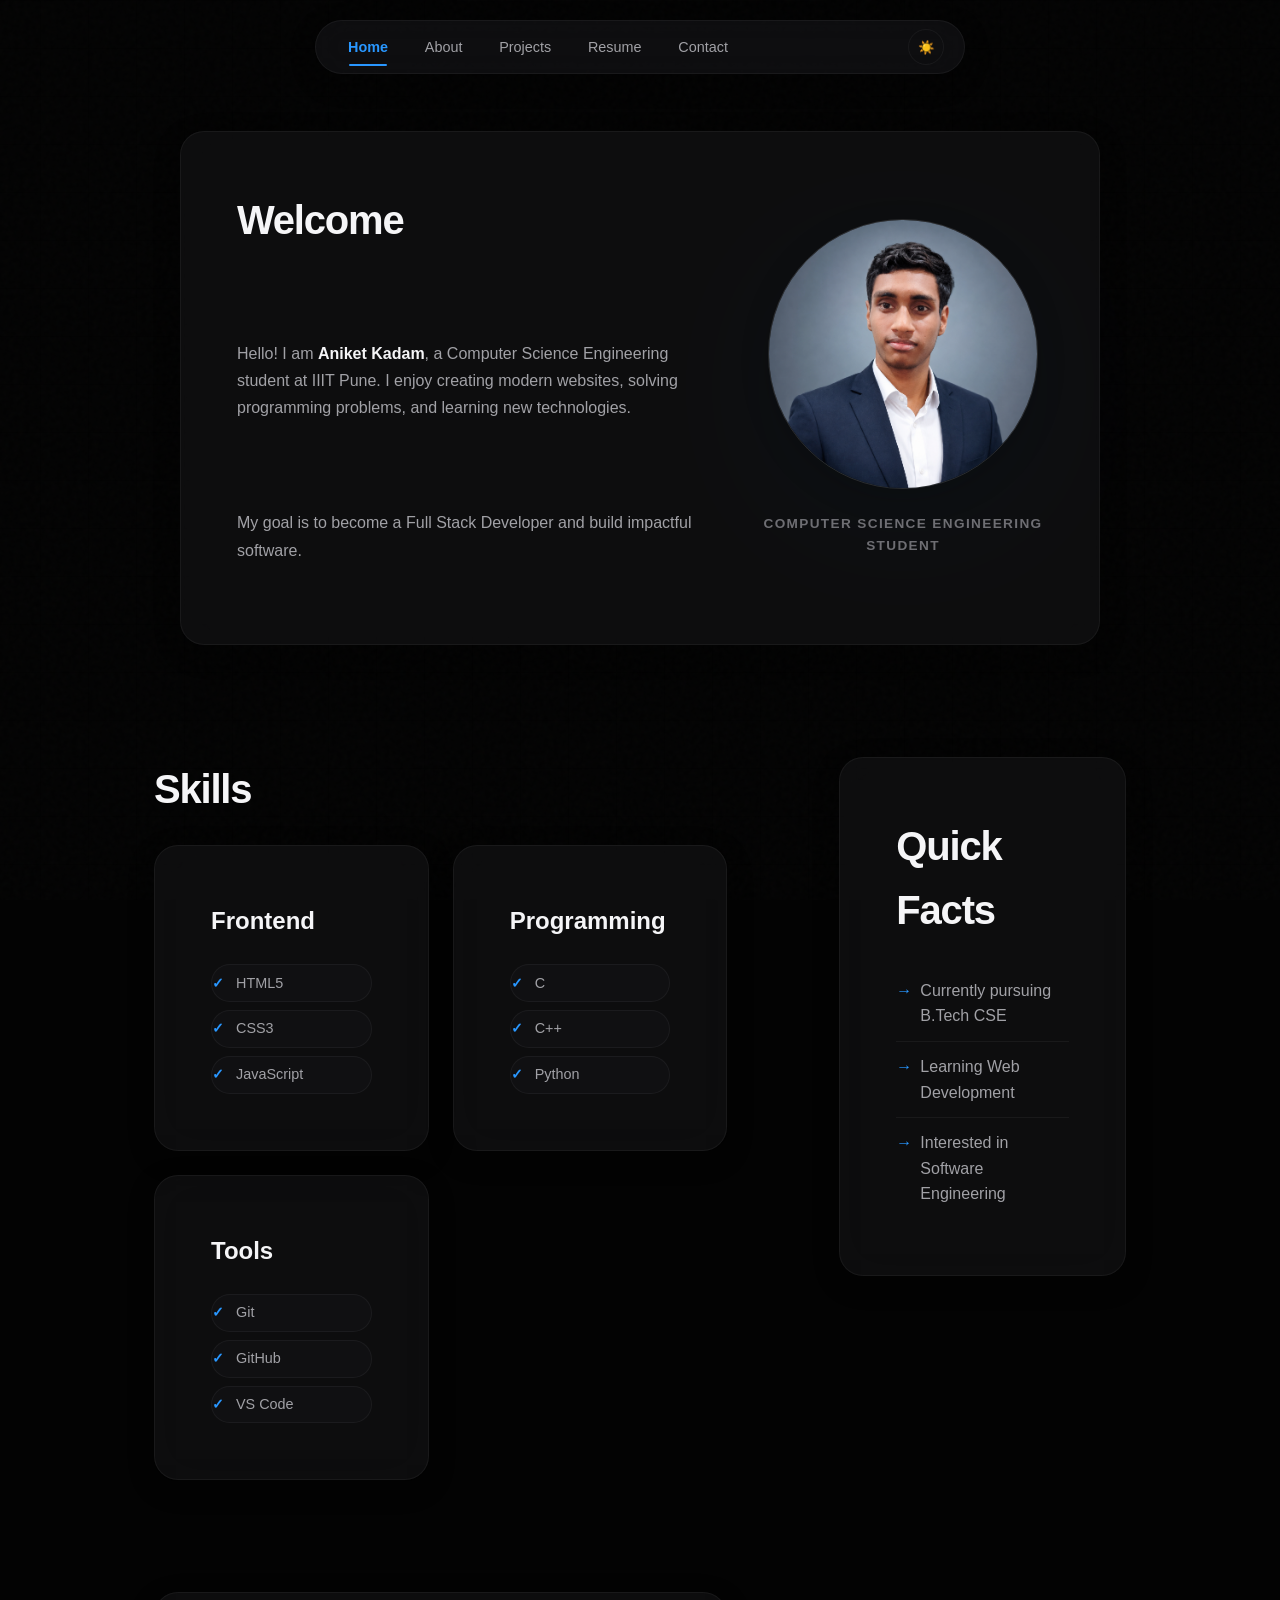
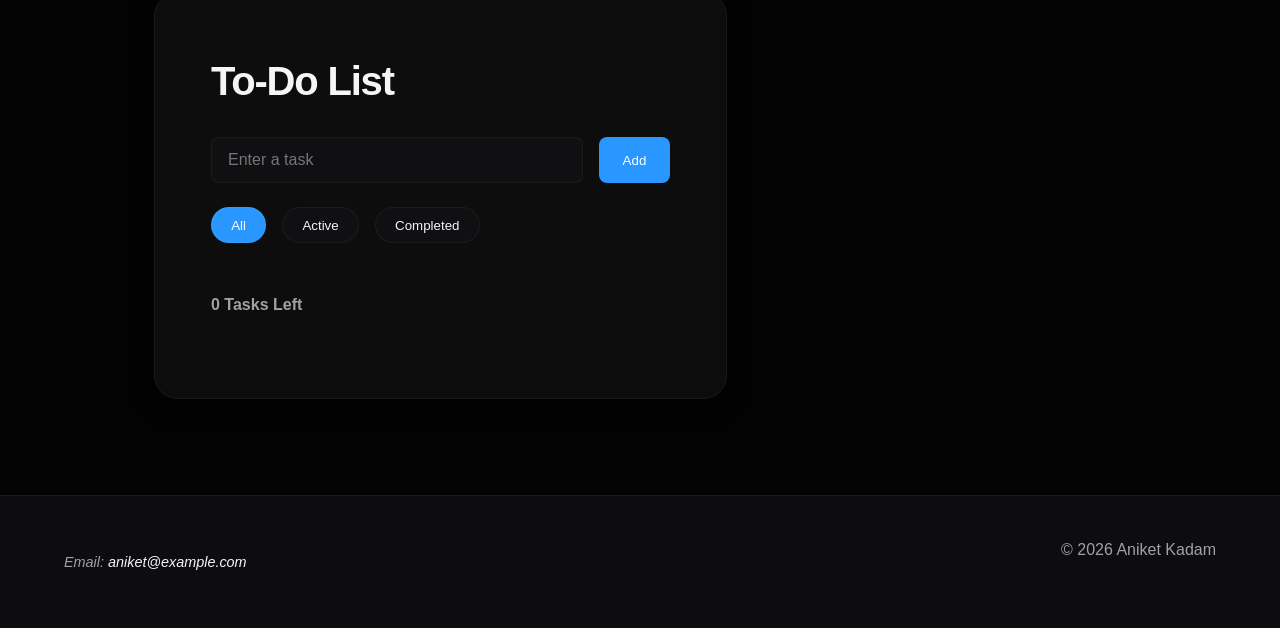
<file: index.html>
<!DOCTYPE html>
<html lang="en">

<head>
    <meta charset="UTF-8">
    <meta name="viewport" content="width=device-width, initial-scale=1.0">

    <title>Aniket Kadam | Portfolio</title>

    <meta name="description" content="Portfolio of Aniket Kadam, Computer Science Engineering student at IIIT Pune.">

    <meta name="keywords" content="Portfolio, HTML, CSS, JavaScript, IIIT Pune">

    <meta name="author" content="Aniket Kadam">
    <link rel="stylesheet" href="css/style.css">

</head>

<body>

    <a href="#main-content" class="skip-link">
        Skip to Main Content
    </a>

    <header>
        <nav aria-label="Primary Navigation">
            
            <ul>

                <li><a href="index.html">Home</a></li>

                <li><a href="about.html">About</a></li>

                <li><a href="projects.html">Projects</a></li>

                <li><a href="resume.html">Resume</a></li>

                <li><a href="contact.html">Contact</a></li>

            </ul>

        </nav>
        <button
        class="theme-toggle-btn"
        id="themeToggle"
        aria-label="Toggle Theme">
        🌙
    </button>

    </header>

    <main id="main-content" class="home-page">

        <section id="hero-section" class="hero">

            <h2>Welcome</h2>

            <figure>

                <img src="images/profile.png" alt="Portrait of Aniket Kadam" width="250">

                <figcaption>
                    Computer Science Engineering Student
                </figcaption>

            </figure>

            <p>

                Hello!

                I am <strong>Aniket Kadam</strong>, a Computer Science Engineering student at IIIT Pune.

                I enjoy creating modern websites, solving programming problems, and learning new technologies.

            </p>

            <p>

                My goal is to become a Full Stack Developer and build impactful software.

            </p>



        </section>

        <section  id="skills-section" class="skills">

            <h2>Skills</h2>

            <article class="project-card">

                <h3>Frontend</h3>

                <ul>

                    <li>HTML5</li>

                    <li>CSS3</li>

                    <li>JavaScript</li>

                </ul>

            </article>

            <article class="project-card">

                <h3>Programming</h3>

                <ul>

                    <li>C</li>

                    <li>C++</li>
                    
                    <li>Python</li>

                </ul>

            </article>

            <article class="project-card">

                <h3>Tools</h3>

                <ul>

                    <li>Git</li>

                    <li>GitHub</li>

                    <li>VS Code</li>

                </ul>

            </article>

        </section>

        <aside id="quick-facts" class="sidebar">

            <h2>Quick Facts</h2>

            <ul>

                <li>Currently pursuing B.Tech CSE</li>

                <li>Learning Web Development</li>

                <li>Interested in Software Engineering</li>

            </ul>

        </aside>
        <section class="todo-section">

    <h2>To-Do List</h2>

    <div class="todo-input-group">
        <input type="text" id="task-input" placeholder="Enter a task">
        <button id="add-btn">Add</button>
    </div>

    <div id="filter-buttons">
        <button class="active">All</button>
        <button>Active</button>
        <button>Completed</button>
    </div>

    <ul id="task-list"></ul>

    <p id="task-counter">0 Tasks Left</p>

</section>
        

    </main>

    <footer>

        <address>

            Email:
            <a href="mailto:aniket@example.com">
                aniket@example.com
            </a>

        </address>

        <p>

            © 2026 Aniket Kadam

        </p>

    </footer>
<script src="js/script.js"></script>
</body>

</html>
</file>
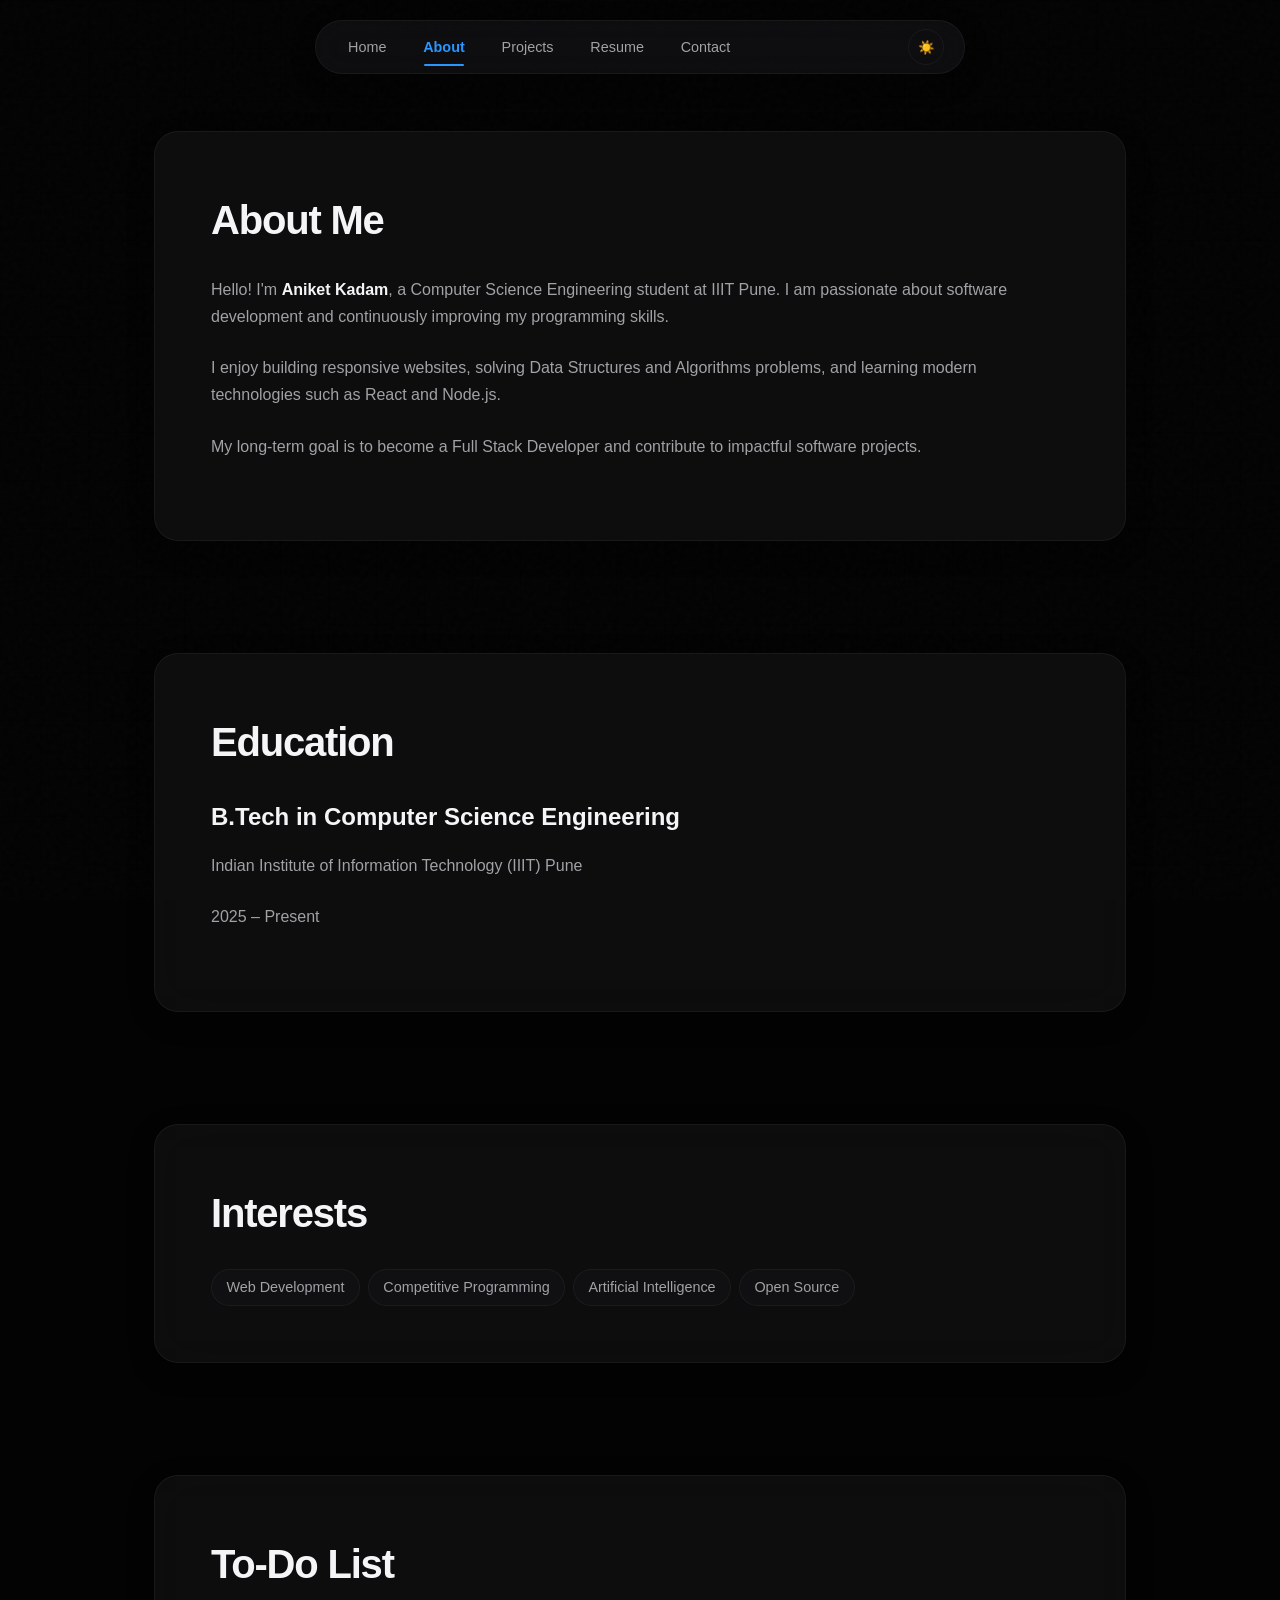
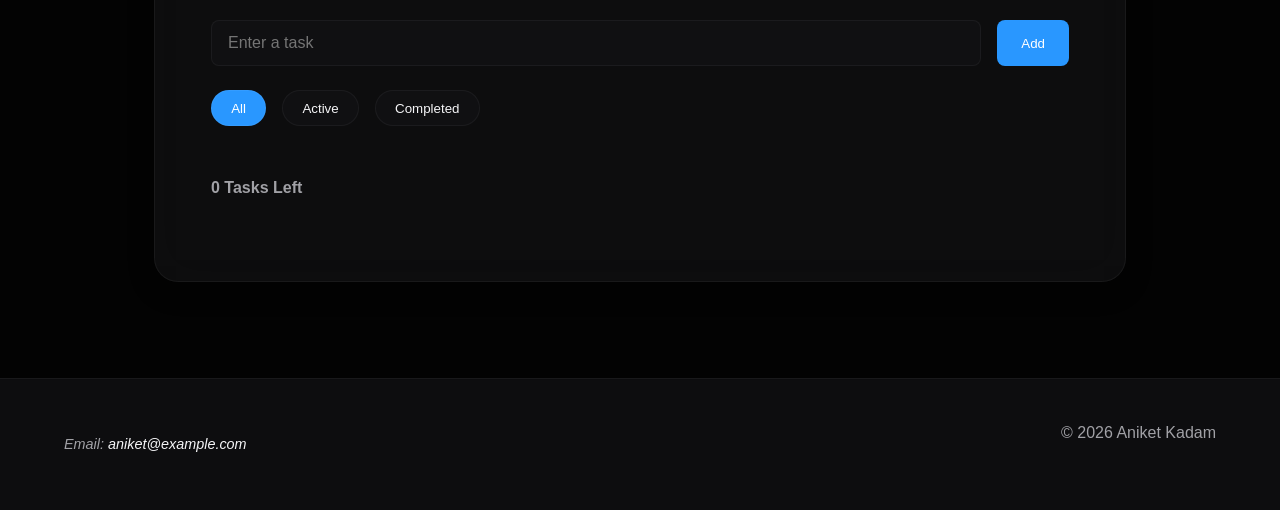
<file: about.html>
<!DOCTYPE html>
<html lang="en">

<head>
    <meta charset="UTF-8">
    <meta name="viewport" content="width=device-width, initial-scale=1.0">

    <title>Aniket Kadam | About</title>

    <meta name="description" content="Portfolio of Aniket Kadam, Computer Science Engineering student at IIIT Pune.">

    <meta name="keywords" content="Portfolio, HTML, CSS, JavaScript, IIIT Pune">

    <meta name="author" content="Aniket Kadam">
    <link rel="stylesheet" href="css/style.css">

</head>

<body>

    <a href="#main-content" class="skip-link">
        Skip to Main Content
    </a>

    <header>
        <nav aria-label="Primary Navigation">

            <ul>

                <li><a href="index.html">Home</a></li>

                <li><a href="about.html">About</a></li>

                <li><a href="projects.html">Projects</a></li>

                <li><a href="resume.html">Resume</a></li>

                <li><a href="contact.html">Contact</a></li>

            </ul>

        </nav>
        <button
        class="theme-toggle-btn"
        id="themeToggle"
        aria-label="Toggle Theme">
        🌙
    </button>

    </header>

    <main id="main-content" class="about-page">

    <section  id="about-section" class="about">

        <h2>About Me</h2>

        <p>
            Hello! I'm <strong>Aniket Kadam</strong>, a Computer Science Engineering student at IIIT Pune.
            I am passionate about software development and continuously improving my programming skills.
        </p>

        <p>
            I enjoy building responsive websites, solving Data Structures and Algorithms problems,
            and learning modern technologies such as React and Node.js.
        </p>

        <p>
            My long-term goal is to become a Full Stack Developer and contribute to impactful software
            projects.
        </p>

    </section>

    <section class="card">

        <h2>Education</h2>

        <article  id="education-section" class="education">

            <h3>B.Tech in Computer Science Engineering</h3>

            <p>Indian Institute of Information Technology (IIIT) Pune</p>

            <p>2025 – Present</p>

        </article>

    </section>

    <section \id="interests-section" class="interests">

        <h2>Interests</h2>

        <ul>

            <li>Web Development</li>

            <li>Competitive Programming</li>

            <li>Artificial Intelligence</li>

            <li>Open Source</li>

        </ul>

    </section>
    <section class="todo-section">

    <h2>To-Do List</h2>

    <div class="todo-input-group">
        <input type="text" id="task-input" placeholder="Enter a task">
        <button id="add-btn">Add</button>
    </div>

    <div id="filter-buttons">
        <button class="active">All</button>
        <button>Active</button>
        <button>Completed</button>
    </div>

    <ul id="task-list"></ul>

    <p id="task-counter">0 Tasks Left</p>

</section>

</main>

    <footer>

        <address>

            Email:
            <a href="mailto:aniket@example.com">
                aniket@example.com
            </a>

        </address>

        <p>

            © 2026 Aniket Kadam

        </p>

    </footer>
<script src="js/script.js"></script>

</body>

</html>
</file>
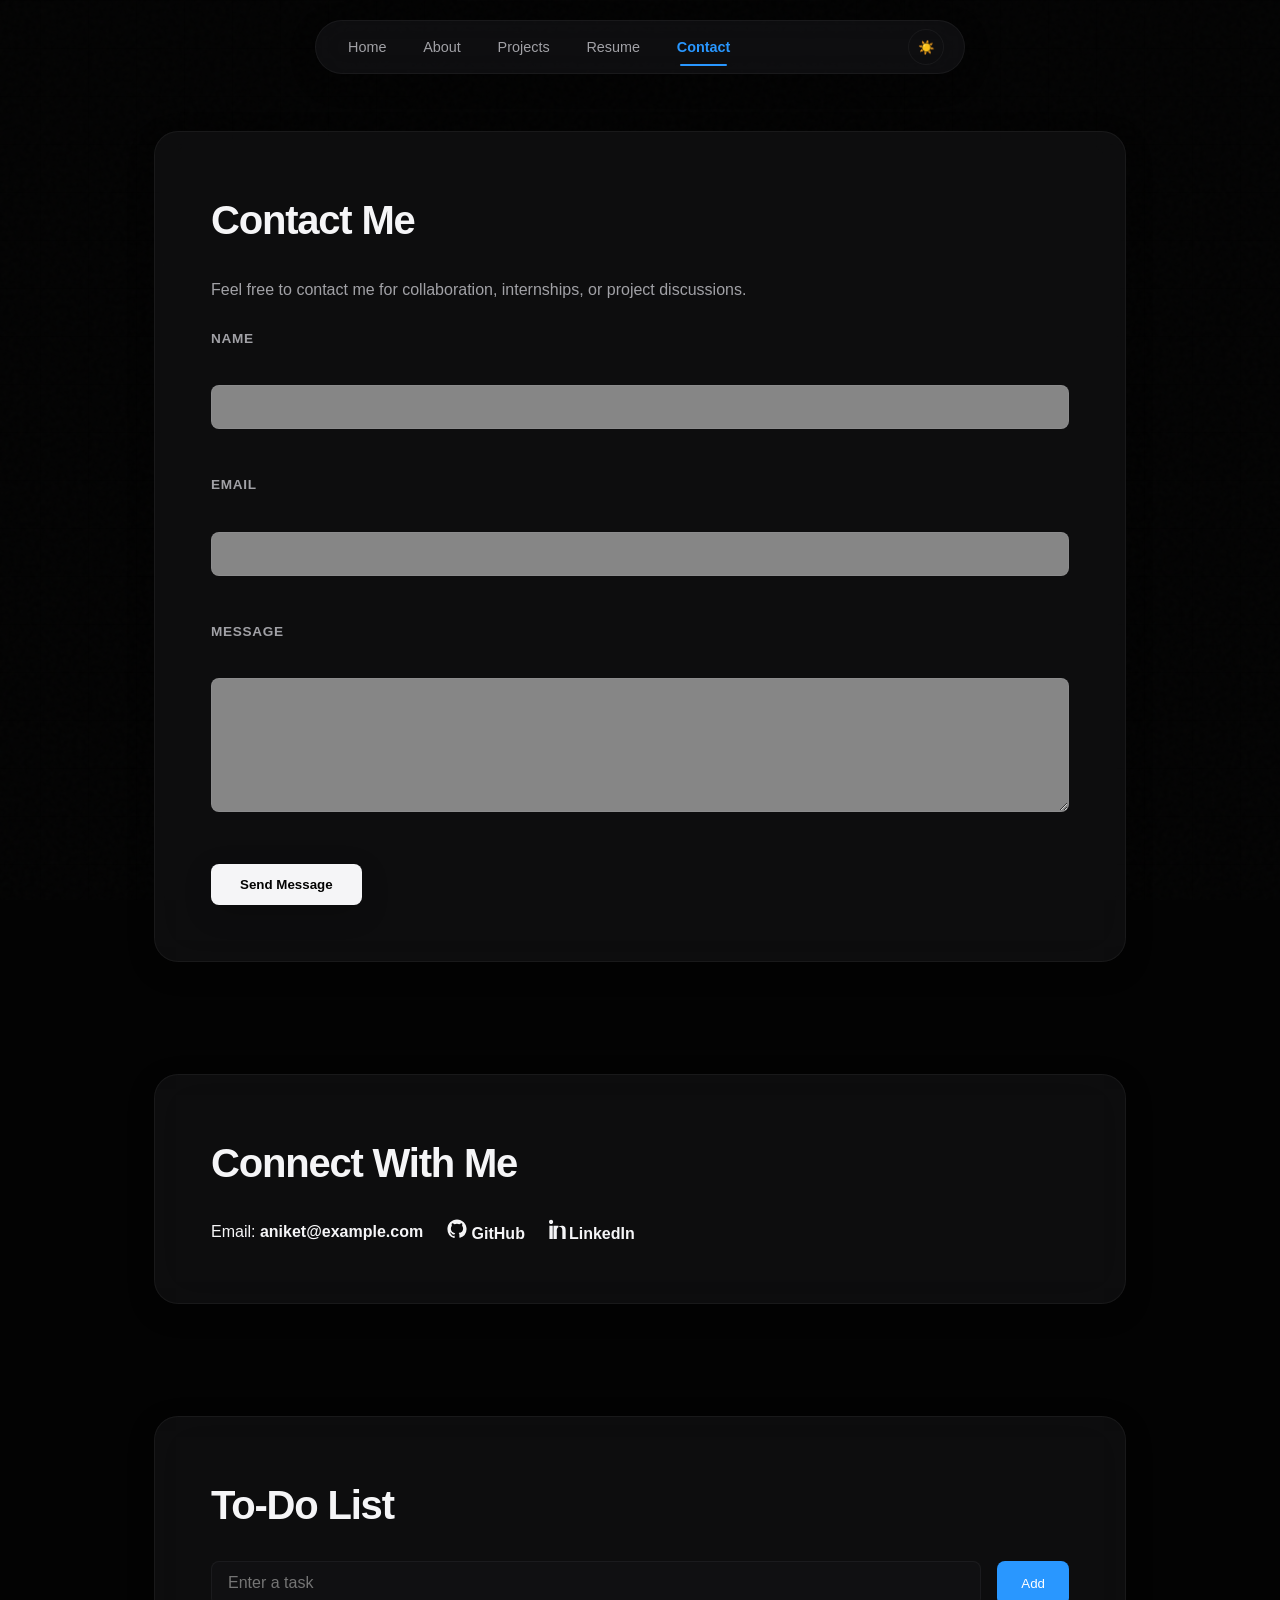
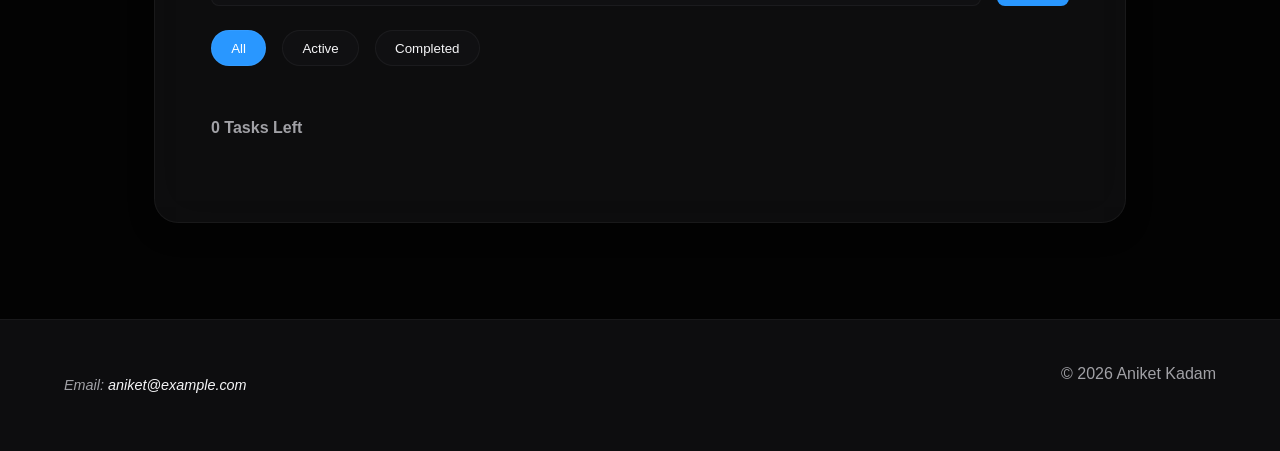
<file: contact.html>
<!DOCTYPE html>
<html lang="en">

<head>
    <meta charset="UTF-8">
    <meta name="viewport" content="width=device-width, initial-scale=1.0">

    <title>Aniket Kadam | Contact</title>

    <meta name="description" content="Portfolio of Aniket Kadam, Computer Science Engineering student at IIIT Pune.">

    <meta name="keywords" content="Portfolio, HTML, CSS, JavaScript, IIIT Pune">

    <meta name="author" content="Aniket Kadam">
    <link rel="stylesheet" href="css/style.css">

    
</head>

<body>

    <a href="#main-content" class="skip-link">
        Skip to Main Content
    </a>

    <header>
        <nav aria-label="Primary Navigation">

            <ul>

                <li><a href="index.html">Home</a></li>

                <li><a href="about.html">About</a></li>

                <li><a href="projects.html">Projects</a></li>

                <li><a href="resume.html">Resume</a></li>

                <li><a href="contact.html">Contact</a></li>

            </ul>

        </nav>
        <button
        class="theme-toggle-btn"
        id="themeToggle"
        aria-label="Toggle Theme">
        🌙
    </button>

    </header>

    <main id="main-content" class="contact-page">

    <section  id="contact-form-section" class="contact-form">

        <h2>Contact Me</h2>

        <p>
            Feel free to contact me for collaboration, internships, or project discussions.
        </p>

        <form>

            <p>

                <label for="name">Name</label><br>

                <input type="text" id="name" name="name" required>

            </p>

            <p>

                <label for="email">Email</label><br>

                <input type="email" id="email" name="email" required>

            </p>

            <p>

                <label for="message">Message</label><br>

                <textarea id="message" name="message" rows="6" required></textarea>

            </p>

            <button type="submit">
                Send Message
            </button>

        </form>

    </section>

    <section id="social-section" class="social-links">

        <h2>Connect With Me</h2>

        <ul>

            <li>Email: <a href="mailto:aniket@example.com">aniket@example.com</a></li>

            <li><a href="https://github.com/"><svg xmlns="http://www.w3.org/2000/svg"
     width="20"
     height="20"
     viewBox="0 0 24 24"
     fill="currentColor">
  <path d="M12 .5C5.65.5.5 5.65.5 12a11.5 11.5 0 0 0 7.86 10.92c.58.1.79-.25.79-.56v-2.17c-3.2.69-3.88-1.54-3.88-1.54-.52-1.33-1.28-1.68-1.28-1.68-1.05-.72.08-.7.08-.7 1.16.08 1.77 1.19 1.77 1.19 1.03 1.76 2.71 1.25 3.37.96.1-.75.4-1.25.72-1.54-2.56-.29-5.25-1.28-5.25-5.7 0-1.26.45-2.29 1.18-3.1-.12-.29-.51-1.47.11-3.07 0 0 .96-.31 3.15 1.18a10.93 10.93 0 0 1 5.74 0c2.19-1.49 3.15-1.18 3.15-1.18.62 1.6.23 2.78.11 3.07.73.81 1.18 1.84 1.18 3.1 0 4.43-2.69 5.41-5.26 5.69.41.35.78 1.03.78 2.08v3.09c0 .31.21.67.8.56A11.5 11.5 0 0 0 23.5 12C23.5 5.65 18.35.5 12 .5z"/>
</svg> GitHub</a></li>

            <li><a href="https://linkedin.com/"><svg xmlns="http://www.w3.org/2000/svg"
     width="20"
     height="20"
     viewBox="0 0 24 24"
     fill="currentColor">
  <path d="M4.98 3.5C4.98 4.88 3.86 6 2.49 6S0 4.88 0 3.5 1.12 1 2.49 1s2.49 1.12 2.49 2.5zM.5 8h4V24h-4V8zm7 0h3.84v2.18h.06c.53-1.01 1.84-2.08 3.79-2.08C19.04 8.1 20 10.3 20 13.3V24h-4v-9.28c0-2.21-.04-5.06-3.08-5.06-3.08 0-3.55 2.4-3.55 4.9V24h-4V8z"/>
</svg>LinkedIn</a></li>

        </ul>

    </section>
    <section class="todo-section">

    <h2>To-Do List</h2>

    <div class="todo-input-group">
        <input type="text" id="task-input" placeholder="Enter a task">
        <button id="add-btn">Add</button>
    </div>

    <div id="filter-buttons">
        <button class="active">All</button>
        <button>Active</button>
        <button>Completed</button>
    </div>

    <ul id="task-list"></ul>

    <p id="task-counter">0 Tasks Left</p>

</section>

</main>

    <footer>

        <address>

            Email:
            <a href="mailto:aniket@example.com">
                aniket@example.com
            </a>

        </address>

        <p>

            © 2026 Aniket Kadam

        </p>

    </footer>
<script src="js/script.js"></script>

</body>

</html>
</file>
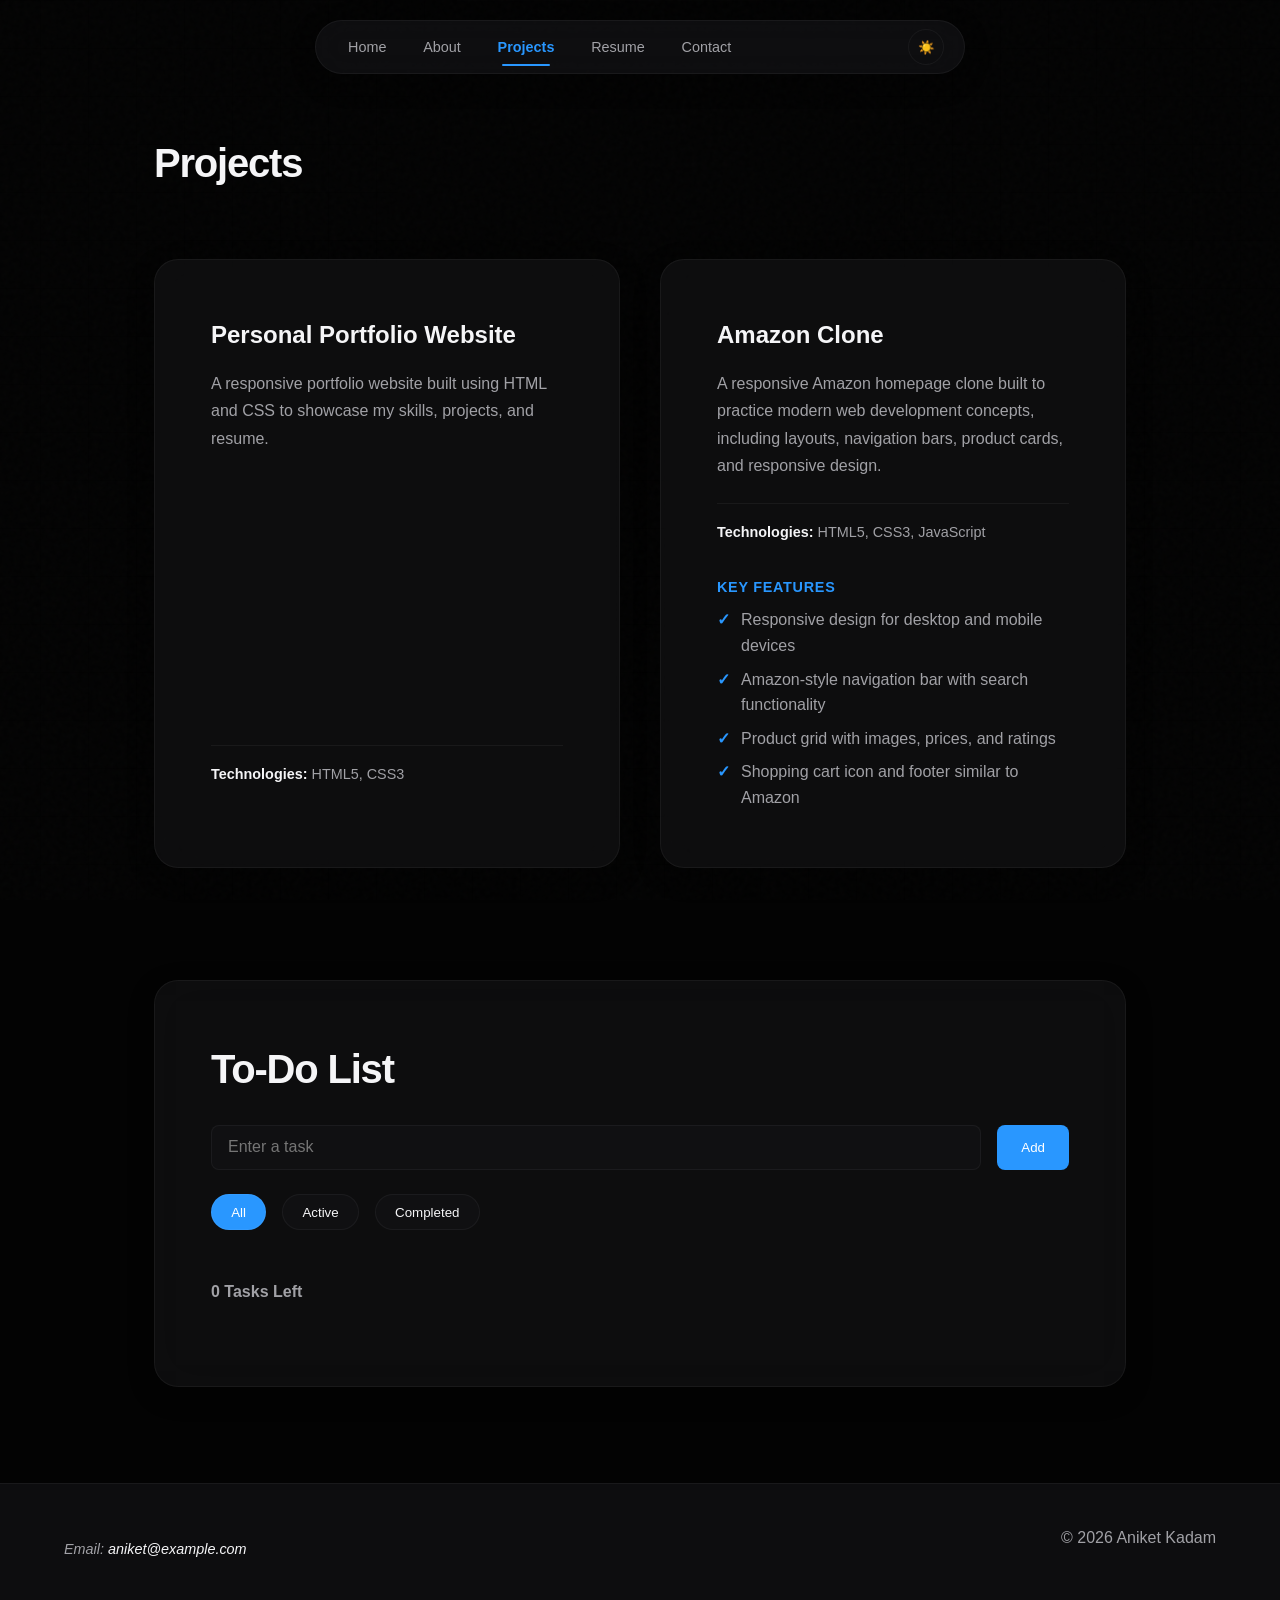
<file: projects.html>
<!doctype html>
<html lang="en">
  <head>
    <meta charset="UTF-8" />
    <meta name="viewport" content="width=device-width, initial-scale=1.0" />

    <title>Aniket Kadam | Projects</title>

    <meta
      name="description"
      content="Portfolio of Aniket Kadam, Computer Science Engineering student at IIIT Pune."
    />

    <meta
      name="keywords"
      content="Portfolio, HTML, CSS, JavaScript, IIIT Pune"
    />

    <meta name="author" content="Aniket Kadam" />
    <link rel="stylesheet" href="css/style.css" />
  </head>

  <body>
    <a href="#main-content" class="skip-link"> Skip to Main Content </a>

    <header>
      <nav aria-label="Primary Navigation">
        <ul>
          <li><a href="index.html">Home</a></li>

          <li><a href="about.html">About</a></li>

          <li><a href="projects.html">Projects</a></li>

          <li><a href="resume.html">Resume</a></li>

          <li><a href="contact.html">Contact</a></li>
        </ul>
      </nav>
      <button
        class="theme-toggle-btn"
        id="themeToggle"
        aria-label="Toggle Theme"
      >
        🌙
      </button>
    </header>

    <main id="main-content" class="projects-page">
      <section id="projects-section" class="projects">
        <h2>Projects</h2>

        <article class="project-card">
          <h3>Personal Portfolio Website</h3>

          <p>
            A responsive portfolio website built using HTML and CSS to showcase
            my skills, projects, and resume.
          </p>

          <p><strong>Technologies:</strong> HTML5, CSS3</p>
        </article>

        <article class="project-card">
          <h3>Amazon Clone</h3>

          <p>
            A responsive Amazon homepage clone built to practice modern web
            development concepts, including layouts, navigation bars, product
            cards, and responsive design.
          </p>

          <p><strong>Technologies:</strong> HTML5, CSS3, JavaScript</p>

          <h4>Key Features</h4>

          <ul>
            <li>Responsive design for desktop and mobile devices</li>

            <li>Amazon-style navigation bar with search functionality</li>

            <li>Product grid with images, prices, and ratings</li>

            <li>Shopping cart icon and footer similar to Amazon</li>
          </ul>
        </article>
      </section>
      <section class="todo-section">

    <h2>To-Do List</h2>

    <div class="todo-input-group">
        <input type="text" id="task-input" placeholder="Enter a task">
        <button id="add-btn">Add</button>
    </div>

    <div id="filter-buttons">
        <button class="active">All</button>
        <button>Active</button>
        <button>Completed</button>
    </div>

    <ul id="task-list"></ul>

    <p id="task-counter">0 Tasks Left</p>

</section>
    </main>

    <footer>
      <address>
        Email:
        <a href="mailto:aniket@example.com"> aniket@example.com </a>
      </address>

      <p>© 2026 Aniket Kadam</p>
    </footer>
    <script src="js/script.js"></script>
  </body>
</html>
</file>
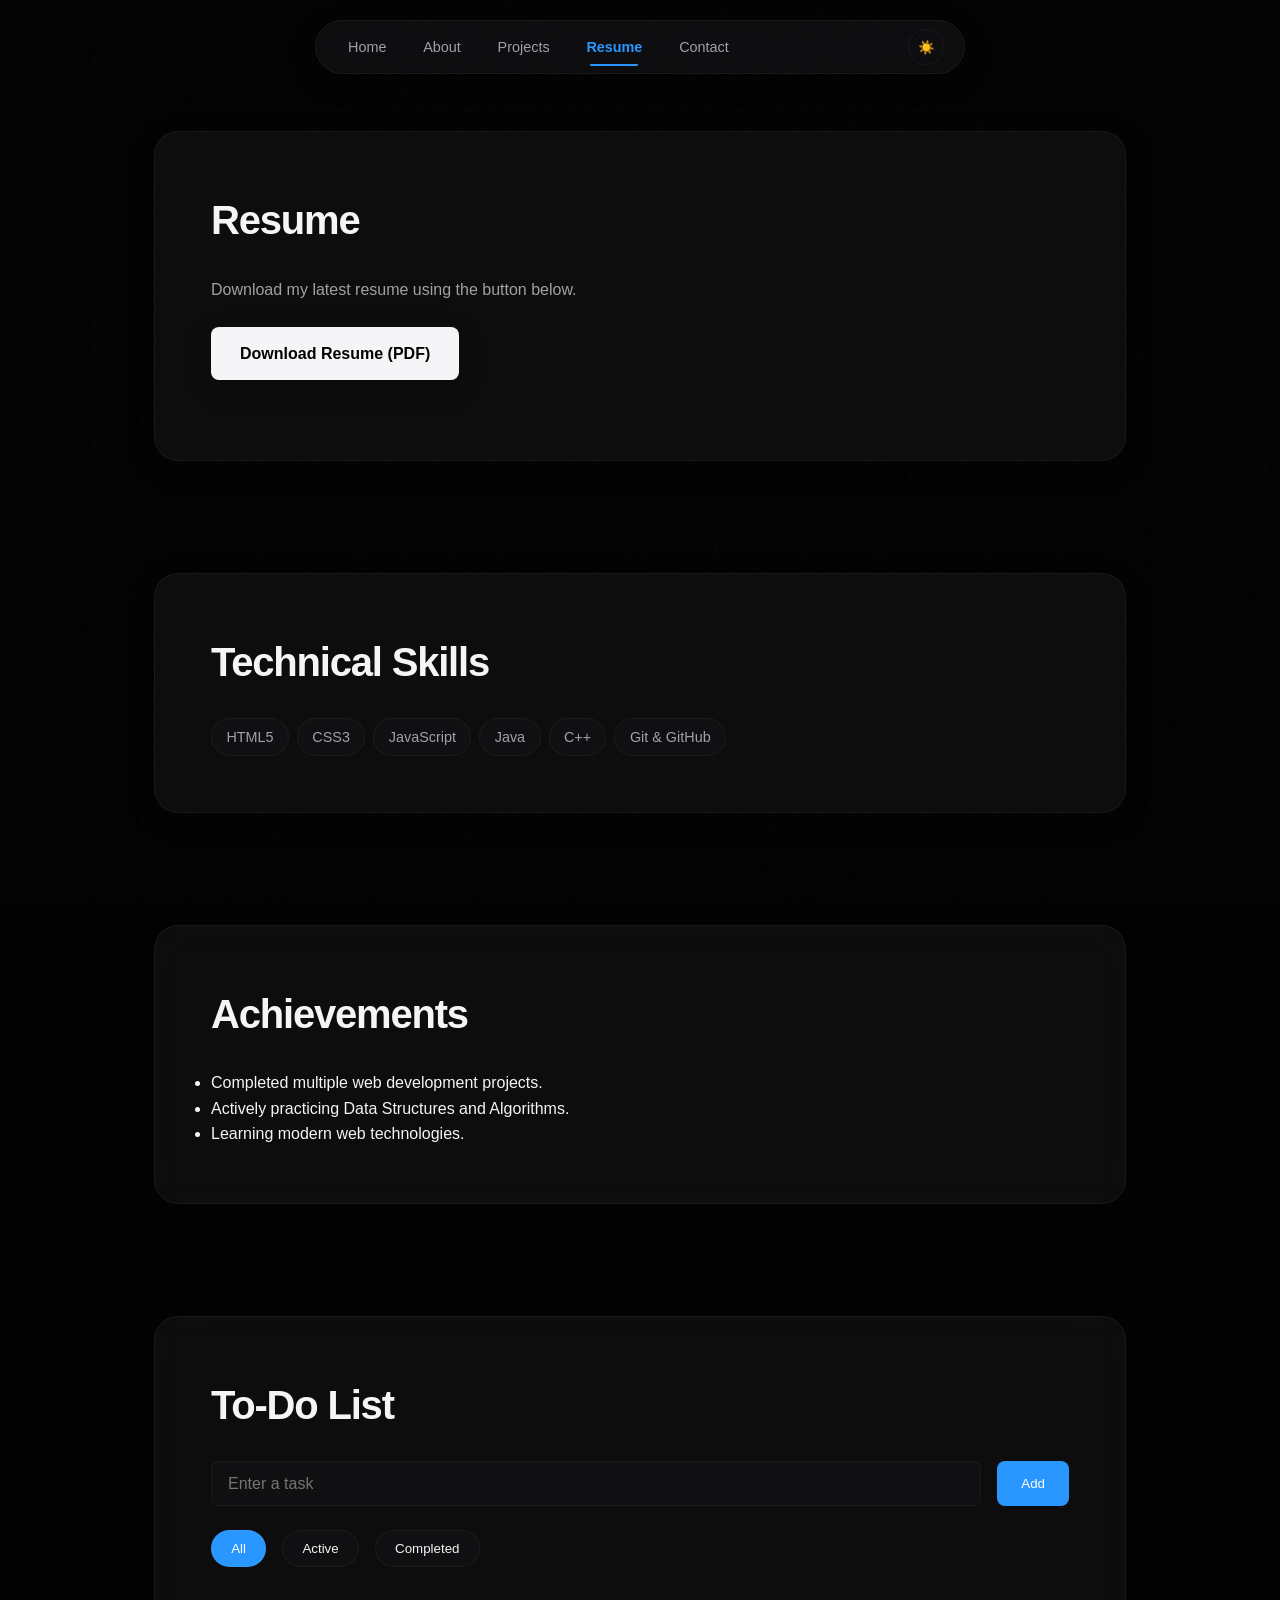
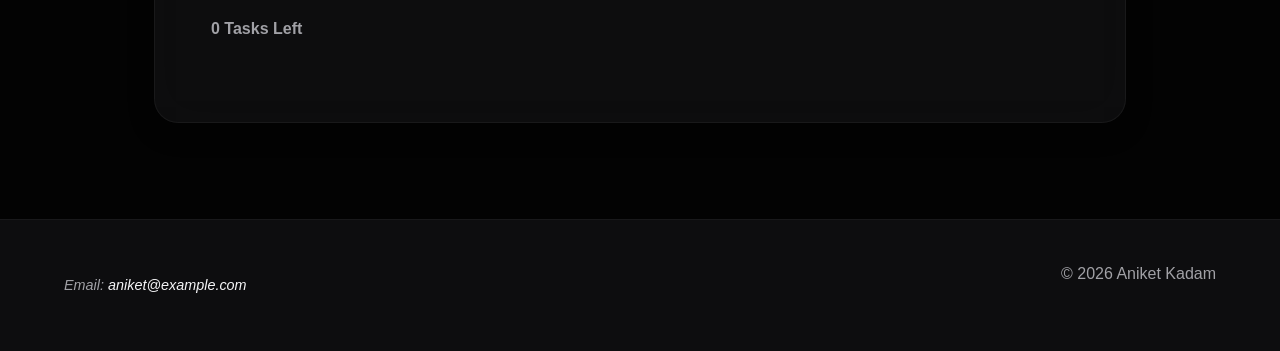
<file: resume.html>
<!DOCTYPE html>
<html lang="en">

<head>
    <meta charset="UTF-8">
    <meta name="viewport" content="width=device-width, initial-scale=1.0">

    <title>Aniket Kadam | Resume</title>

    <meta name="description" content="Portfolio of Aniket Kadam, Computer Science Engineering student at IIIT Pune.">

    <meta name="keywords" content="Portfolio, HTML, CSS, JavaScript, IIIT Pune">

    <meta name="author" content="Aniket Kadam">
    <link rel="stylesheet" href="css/style.css">

</head>

<body>

    <a href="#main-content" class="skip-link">
        Skip to Main Content
    </a>

    <header>
        <nav aria-label="Primary Navigation">

            <ul>

                <li><a href="index.html">Home</a></li>

                <li><a href="about.html">About</a></li>

                <li><a href="projects.html">Projects</a></li>

                <li><a href="resume.html">Resume</a></li>

                <li><a href="contact.html">Contact</a></li>

            </ul>

        </nav>
        <button
        class="theme-toggle-btn"
        id="themeToggle"
        aria-label="Toggle Theme">
        🌙
    </button>
    </header>

    <main id="main-content" class="resume-page">

    <section id="resume-section" class="resume">

        <h2>Resume</h2>

        <p>
            Download my latest resume using the button below.
        </p>

        <p>

            <a href="resume/resume.pdf" download>
                Download Resume (PDF)
            </a>

        </p>

    </section>

    <section id="technical-skills" class="technical-skills">

        <h2>Technical Skills</h2>

        <ul>

            <li>HTML5</li>

            <li>CSS3</li>

            <li>JavaScript</li>

            <li>Java</li>

            <li>C++</li>

            <li>Git & GitHub</li>

        </ul>

    </section>

    <section id="achievements-section" class="achievements">

        <h2>Achievements</h2>

        <ul>

            <li>Completed multiple web development projects.</li>

            <li>Actively practicing Data Structures and Algorithms.</li>

            <li>Learning modern web technologies.</li>

        </ul>

    </section>
    <section class="todo-section">

    <h2>To-Do List</h2>

    <div class="todo-input-group">
        <input type="text" id="task-input" placeholder="Enter a task">
        <button id="add-btn">Add</button>
    </div>

    <div id="filter-buttons">
        <button class="active">All</button>
        <button>Active</button>
        <button>Completed</button>
    </div>

    <ul id="task-list"></ul>

    <p id="task-counter">0 Tasks Left</p>

</section>

</main>

    <footer>

        <address>

            Email:
            <a href="mailto:aniket@example.com">
                aniket@example.com
            </a>

        </address>

        <p>

            © 2026 Aniket Kadam

        </p>

    </footer>
<script src="js/script.js"></script>

</body>

</html>
</file>
<file: css/style.css>
/* ==========================================================================
   1. DESIGN SYSTEM VARIABLES & THEMES
   ========================================================================== */

:root {
  /* Typography */
  --font-sans: -apple-system, BlinkMacSystemFont, "SF Pro Display", "Segoe UI", Roboto, Helvetica, Arial, sans-serif;
  
  /* Layout Constants */
  --radius-sm: 8px;
  --radius-md: 16px;
  --radius-lg: 24px;
  --radius-pill: 9999px;
  
  /* Animation Timings */
  --transition-smooth: cubic-bezier(0.16, 1, 0.3, 1);
  --duration-fast: 200ms;
  --duration-normal: 400ms;

  /* PREMIUM DARK THEME (Default) */
  --bg-app: #030303;
  --bg-surface: rgba(18, 18, 20, 0.75);
  --bg-card: rgba(22, 22, 24, 0.55);
  
  /* Reduced border opacity for a more refined look */
  --border-color: rgba(255, 255, 255, 0.05);
  --border-strong: rgba(255, 255, 255, 0.12);
  
  --text-primary: #f5f5f7;
  --text-secondary: #a1a1a6;
  --text-muted: #6e6e73;
  
  --primary: #2997ff;
  --accent: #bf5af2;
  --accent-glow: #2997ff;
  
  /* Softer shadows for elegance */
  --shadow-soft: 0 8px 30px -4px rgba(0, 0, 0, 0.25);
  --shadow-hover: 0 16px 40px -8px rgba(0, 0, 0, 0.4), 0 0 0 1px rgba(255, 255, 255, 0.03);
}

/* AUTOMATIC LIGHT THEME OVERRIDE */
@media (prefers-color-scheme: light) {
  :root {
    --bg-app: #fafafa;
    --bg-surface: rgba(255, 255, 255, 0.85);
    --bg-card: rgba(255, 255, 255, 1);
    
    --border-color: rgba(0, 0, 0, 0.06);
    --border-strong: rgba(0, 0, 0, 0.12);
    
    --text-primary: #1d1d1f;
    --text-secondary: #515154;
    --text-muted: #86868b;
    
    --primary: #0071e3;
    --accent: #a200f1;
    --accent-glow: #0071e3;
    
    --shadow-soft: 0 8px 24px -4px rgba(0, 0, 0, 0.06);
    --shadow-hover: 0 12px 32px -6px rgba(0, 0, 0, 0.1), 0 0 0 1px rgba(0, 0, 0, 0.02);
  }
}

/* MANUAL OVERRIDE (For JS toggles) */
body.dark-theme {
  --bg-app: #030303;
  --bg-surface: rgba(18, 18, 20, 0.75);
  --bg-card: rgba(22, 22, 24, 0.55);
  --border-color: rgba(255, 255, 255, 0.05);
  --border-strong: rgba(255, 255, 255, 0.12);
  --text-primary: #f5f5f7;
  --text-secondary: #a1a1a6;
  --text-muted: #6e6e73;
  --primary: #2997ff;
  --accent: #bf5af2;
  --accent-glow: #2997ff;
  --shadow-soft: 0 8px 30px -4px rgba(0, 0, 0, 0.25);
  --shadow-hover: 0 16px 40px -8px rgba(0, 0, 0, 0.4), 0 0 0 1px rgba(255, 255, 255, 0.03);
}
body.light-theme {
    --bg-app: #fafafa;
    --bg-surface: rgba(255,255,255,.85);
    --bg-card: #ffffff;

    --border-color: rgba(0,0,0,.06);
    --border-strong: rgba(0,0,0,.12);

    --text-primary: #1d1d1f;
    --text-secondary: #515154;
    --text-muted: #86868b;

    --primary: #0071e3;
    --accent: #a200f1;
    --accent-glow: #0071e3;

    --shadow-soft: 0 8px 24px -4px rgba(0,0,0,.06);
    --shadow-hover: 0 12px 32px -6px rgba(0,0,0,.1);
}


/* ==========================================================================
   2. ROOT RESETS & ULTRA-SUBTLE PREMIUM BACKGROUND ENGINE
   ========================================================================== */

*, *::before, *::after {
  box-sizing: border-box;
  margin: 0;
  padding: 0;
}

html {
  font-family: var(--font-sans);
  font-size: 16px;
  line-height: 1.6;
  scroll-behavior: smooth;
  scroll-padding-top: 6rem;
  -webkit-font-smoothing: antialiased;
}

body {
  min-height: 100vh;
  display: flex;
  flex-direction: column;
  background-color: var(--bg-app);
  color: var(--text-primary);
  position: relative;
  isolation: isolate;
}

/* THIN, FADED GRID LINES (30-40% lower opacity & faded under hero) */
body::before {
  content: "";
  position: fixed;
  inset: 0;
  z-index: -2;
  pointer-events: none;
  background-image: 
    linear-gradient(to right, rgba(255, 255, 255, 0.015) 1px, transparent 1px),
    linear-gradient(to bottom, rgba(255, 255, 255, 0.015) 1px, transparent 1px);
  background-size: 48px 48px;
  background-position: center top;
  /* Fade out the grid perfectly behind the hero section so they don't compete */
  -webkit-mask-image: radial-gradient(ellipse at 50% 20%, transparent 20%, black 75%);
  mask-image: radial-gradient(ellipse at 50% 20%, transparent 20%, black 75%);
}

@media (prefers-color-scheme: light) {
  body::before {
    background-image: 
      linear-gradient(to right, rgba(0, 0, 0, 0.015) 1px, transparent 1px),
      linear-gradient(to bottom, rgba(0, 0, 0, 0.015) 1px, transparent 1px);
  }
}

/* EXTREME CORNER GLOWS (Pushed into deep corners, huge blur, opacity 0.03) */
html::before {
  content: "";
  position: fixed;
  inset: -70%;                 /* Push much farther outside screen */
  z-index: -3;
  pointer-events: none;

  background:
    radial-gradient(circle at 0% 0%,
      rgba(41,151,255,.35) 0%,
      transparent 18%),

    radial-gradient(circle at 100% 100%,
      rgba(191,90,242,.30) 0%,
      transparent 18%);

  filter: blur(320px);         /* Much softer */
  opacity: 0.015;              /* Half the current opacity */
  animation: premiumAmbientDrift 50s ease-in-out infinite alternate;
}

@media (prefers-color-scheme: light) {
  html::before { opacity: 0.06; }
}

/* PREMIUM FILM NOISE/GRAIN (2% opacity overlay) */
body::after {
  content: "";
  position: fixed;
  inset: 0;
  z-index: -1;
  pointer-events: none;
  opacity: 0.02;
  background-image: url("data:image/svg+xml,%3Csvg viewBox='0 0 200 200' xmlns='http://www.w3.org/2000/svg'%3E%3Cfilter id='noiseFilter'%3E%3CfeTurbulence type='fractalNoise' baseFrequency='0.85' numOctaves='3' stitchTiles='stitch'/%3E%3C/filter%3E%3Crect width='100%25' height='100%25' filter='url(%23noiseFilter)'/%3E%3C/svg%3E");
}

/* ==========================================================================
   3. ACCESSIBILITY OVERRIDES
   ========================================================================== */

*:focus { outline: none; }
*:focus-visible { outline: 2px solid var(--primary); outline-offset: 4px; }

.skip-link {
  position: absolute;
  top: -5rem;
  left: 1rem;
  background: var(--primary);
  color: #fff;
  padding: 0.75rem 1.5rem;
  border-radius: var(--radius-sm);
  z-index: 2000;
  font-weight: 600;
  text-decoration: none;
  transition: top var(--duration-fast) ease;
}

.skip-link:focus { top: 1rem; }

/* ==========================================================================
   4. FLOATING GLASS PILL NAVBAR
   ========================================================================== */

header {
  position: sticky;
  top: 1.25rem;
  z-index: 1000;
  width: min(90%, 650px);
  margin: 0 auto;
  
  display: flex;
  justify-content: space-between;
  align-items: center;
  padding: 0.5rem 1.25rem;
  
  background: var(--bg-surface);
  -webkit-backdrop-filter: blur(16px) saturate(180%);
  backdrop-filter: blur(16px) saturate(180%);
  
  border: 1px solid var(--border-color);
  border-radius: var(--radius-pill);
  box-shadow: var(--shadow-soft);
  
  animation: slideDownFade 0.6s var(--transition-smooth) both;
  transition: transform var(--duration-normal) var(--transition-smooth), 
              box-shadow var(--duration-normal) var(--transition-smooth),
              border-color var(--duration-normal);
}

header:hover {
  transform: translateY(-2px);
  box-shadow: var(--shadow-hover);
  border-color: var(--border-strong);
}

nav[aria-label="Primary Navigation"] ul {
  display: flex;
  align-items: center;
  gap: clamp(0.25rem, 1vw, 1.25rem);
  list-style: none;
}

nav[aria-label="Primary Navigation"] a {
  text-decoration: none;
  font-size: 0.9rem;
  font-weight: 500;
  color: var(--text-secondary);
  padding: 0.4rem 0.75rem;
  border-radius: var(--radius-pill);
  position: relative;
  transition: color var(--duration-fast) ease, background-color var(--duration-fast) ease;
}

nav[aria-label="Primary Navigation"] a:hover {
  color: var(--text-primary);
  background-color: rgba(128, 128, 128, 0.1);
}

nav[aria-label="Primary Navigation"] a:active { transform: scale(0.96); }

/* Hover & Active Underline Indicator */
nav[aria-label="Primary Navigation"] a::after {
  content: "";
  position: absolute;
  bottom: -4px;
  left: 20%;
  width: 60%;
  height: 2px;
  background-color: var(--primary);
  border-radius: var(--radius-pill);
  transform: scaleX(0);
  transition: transform var(--duration-normal) var(--transition-smooth);
}

nav[aria-label="Primary Navigation"] a:hover::after { transform: scaleX(0.5); }

/* Current Page Matching */
body:has(.home-page) nav a[href="index.html"],
body:has(.about-page) nav a[href="about.html"],
body:has(.projects-page) nav a[href="projects.html"],
body:has(.resume-page) nav a[href="resume.html"],
body:has(.contact-page) nav a[href="contact.html"] {
  color: var(--primary);
  font-weight: 600;
}

body:has(.home-page) nav a[href="index.html"]::after,
body:has(.about-page) nav a[href="about.html"]::after,
body:has(.projects-page) nav a[href="projects.html"]::after,
body:has(.resume-page) nav a[href="resume.html"]::after,
body:has(.contact-page) nav a[href="contact.html"]::after {
  transform: scaleX(1);
}

.theme-toggle-btn {
  background: transparent;
  border: 1px solid var(--border-color);
  color: var(--text-primary);
  width: 2.25rem;
  height: 2.25rem;
  border-radius: var(--radius-pill);
  cursor: pointer;
  display: flex;
  align-items: center;
  justify-content: center;
  transition: transform var(--duration-fast) ease, border-color var(--duration-fast) ease;
}

.theme-toggle-btn:hover {
  transform: scale(1.05);
  border-color: var(--border-strong);
}

/* ==========================================================================
   5. LAYOUT & TYPOGRAPHY
   ========================================================================== */

main {
  flex: 1;
  width: 100%;
  max-width: 1100px;
  margin: 0 auto;
  /* Increased top padding by ~24px to give more breathing room under navbar */
  padding: clamp(4rem, 6vw, 5rem) clamp(1.25rem, 5vw, 4rem) clamp(4rem, 8vw, 6rem);
  display: grid;
  grid-template-columns: 1fr;
  /* Increased section spacing (Hero -> Skills) for better pacing */
  gap: clamp(4.5rem, 10vw, 7rem);
  position: relative;
  z-index: 10;
}

h2 {
  font-size: clamp(1.75rem, 4vw, 2.5rem);
  font-weight: 700;
  letter-spacing: -0.03em;
  color: var(--text-primary);
  margin-bottom: 1.5rem;
}

h3 {
  font-size: clamp(1.25rem, 2vw, 1.5rem);
  font-weight: 600;
  margin-bottom: 1rem;
  color: var(--text-primary);
}

p {
  font-size: clamp(1rem, 1.25vw, 1.1rem);
  color: var(--text-secondary);
  line-height: 1.7;
  margin-bottom: 1.5rem;
}

strong {
  color: var(--text-primary);
  font-weight: 600;
}

/* ==========================================================================
   6. UNIFIED PREMIUM CARDS (Hero, Sidebar, Projects, General Sections)
   ========================================================================== */

/* Target all primary structural sections cleanly */
main > section:not(#projects-section):not(#skills-section), 
main > aside, 
.project-card {
  background: var(--bg-card);
  border: 1px solid var(--border-color);
  border-radius: var(--radius-lg);
  padding: clamp(2rem, 5vw, 3.5rem);
  box-shadow: var(--shadow-soft);
  -webkit-backdrop-filter: blur(24px);
  backdrop-filter: blur(24px);
  animation: fadeUpReveal 0.6s var(--transition-smooth) both;
  transition: transform var(--duration-normal) var(--transition-smooth), 
              box-shadow var(--duration-normal) var(--transition-smooth), 
              border-color var(--duration-normal) var(--transition-smooth);
}

/* Subtle 2-3px lift instead of 5px for a more refined feel */
main > section:not(#projects-section):not(#skills-section):hover, 
main > aside:hover, 
.project-card:hover {
  transform: translateY(-2px);
  border-color: var(--border-strong);
  box-shadow: var(--shadow-hover);
}

/* Transparent Grid Containers */
#projects-section, #skills-section {
  background: transparent;
  border: none;
  box-shadow: none;
  padding: 0;
  -webkit-backdrop-filter: none;
  backdrop-filter: none;
}
#projects-section:hover, #skills-section:hover {
  transform: none;
  box-shadow: none;
  border-color: transparent;
}

/* Staggered animation delays for a smooth load */
main > section:nth-child(1) { animation-delay: 0.1s; }
main > section:nth-child(2) { animation-delay: 0.2s; }
main > section:nth-child(3) { animation-delay: 0.3s; }
main > aside { animation-delay: 0.4s; }

/* ==========================================================================
   7. COMPONENT SPECIFICS
   ========================================================================== */

/* --- HERO SECTION --- */
#hero-section {
  display: flex;
  flex-direction: column;
  gap: 1.5rem;
  width: 100%;
  max-width: 920px; /* Tighter max-width for better text line length balance */
  margin: 0 auto;
}

.hero figure {
  position: relative;
  display: inline-flex;
  flex-direction: column;
  align-items: center;
  margin: 0 auto 1rem;
}

/* Subtle Blue Glow directly behind profile image acting as focal point */
.hero figure::after {
  content: "";
  position: absolute;
  top: 50%;
  left: 50%;
  transform: translate(-50%, -50%);
  width: 160px;
  height: 160px;
  background: var(--primary);
  border-radius: 50%;
  filter: blur(100px);
  opacity: 0.12;
  z-index: 0;
  transition: opacity var(--duration-normal) var(--transition-smooth);
  pointer-events: none;
}

.hero figure:hover::after {
  opacity: 0.18;
}

/* Enlarged Profile Image (10-15%) */
.hero img {
  width: 270px;
  height: 270px;
  max-width: 100%;
  border-radius: var(--radius-pill);
  object-fit: cover;
  border: 1px solid var(--border-strong);
  box-shadow: var(--shadow-soft);
  position: relative;
  z-index: 1;
  transition: transform var(--duration-normal) var(--transition-smooth), border-color var(--duration-fast);
}

.hero figure:hover img {
  transform: scale(1.03);
  border-color: var(--primary);
}

.hero figcaption {
  font-size: 0.85rem;
  text-transform: uppercase;
  letter-spacing: 0.1em;
  color: var(--text-muted);
  text-align: center;
  margin-top: 1.5rem;
  font-weight: 600;
  position: relative;
  z-index: 1;
}

/* --- SKILLS & LISTS --- */
.skills {
  display: grid;
  grid-template-columns: repeat(auto-fit, minmax(240px, 1fr));
  gap: 1.5rem;
}

.skills h2 { grid-column: 1 / -1; margin-bottom: 0; }

.skills ul, .interests ul, .technical-skills ul {
  display: flex;
  flex-wrap: wrap;
  gap: 0.5rem;
  list-style: none;
}

.skills li, .interests li, .technical-skills li {
  padding: 0.4rem 0.9rem;
  font-size: 0.9rem;
  font-weight: 500;
  color: var(--text-secondary);
  background: var(--bg-surface);
  border: 1px solid var(--border-color);
  border-radius: var(--radius-pill);
  transition: all var(--duration-fast) ease;
}

.skills li:hover, .interests li:hover, .technical-skills li:hover {
  background: var(--text-primary);
  color: var(--bg-app);
  transform: translateY(-2px);
  border-color: var(--text-primary);
}

/* Quick Facts / Sidebars */
.sidebar ul {
  display: flex;
  flex-direction: column;
  list-style: none;
}

.sidebar li {
  padding: 0.75rem 0 0.75rem 1.5rem;
  border-bottom: 1px solid var(--border-color);
  position: relative;
  color: var(--text-secondary);
}

.sidebar li:last-child {
  border-bottom: none;
}

.sidebar li::before {
  content: "→";
  position: absolute;
  left: 0;
  color: var(--primary);
}

/* --- PROJECTS --- */
.projects-page .projects {
  display: grid;
  grid-template-columns: 1fr;
  gap: 2.5rem;
}

.projects-page .projects h2 { grid-column: 1 / -1; }

.project-card {
  display: flex;
  flex-direction: column;
}

.project-card h4 {
  font-size: 0.9rem;
  text-transform: uppercase;
  letter-spacing: 0.05em;
  color: var(--primary);
  margin-top: 0.5rem;
}

.project-card ul {
  display: flex;
  flex-direction: column;
  gap: 0.5rem;
  list-style: none;
  margin-top: 0.5rem;
}

.project-card li {
  position: relative;
  padding-left: 1.5rem;
  color: var(--text-secondary);
}

.project-card li::before {
  content: "✓";
  position: absolute;
  left: 0;
  color: var(--primary);
  font-weight: 700;
}

.project-card p:has(strong) {
  margin-top: auto;
  padding-top: 1rem;
  border-top: 1px solid var(--border-color);
  font-size: 0.9rem;
}

/* --- FORMS & BUTTONS --- */
.contact-form form {
  display: flex;
  flex-direction: column;
  gap: 1.25rem;
  margin-top: 1.5rem;
}

.contact-form label {
  font-size: 0.85rem;
  font-weight: 600;
  text-transform: uppercase;
  letter-spacing: 0.05em;
  color: var(--text-secondary);
  margin-bottom: 0.5rem;
  display: block;
}

.contact-form input, .contact-form textarea {
  width: 100%;
  padding: 0.75rem 1rem;
  background: rgba(0, 0, 0, 0.2);
  border: 1px solid var(--border-color);
  border-radius: var(--radius-sm);
  color: var(--text-primary);
  font-family: inherit;
  font-size: 1rem;
  transition: border-color var(--duration-fast) ease, box-shadow var(--duration-fast) ease;
}

@media (prefers-color-scheme: light) {
  .contact-form input, .contact-form textarea {
    background: rgba(255, 255, 255, 0.5);
  }
}

.contact-form input:focus, .contact-form textarea:focus {
  border-color: var(--primary);
  box-shadow: 0 0 0 2px var(--accent-glow);
}

button[type="submit"], .resume a[download] {
  display: inline-flex;
  align-items: center;
  justify-content: center;
  background: var(--text-primary);
  color: var(--bg-app);
  font-weight: 600;
  padding: 0.75rem 1.75rem;
  border-radius: var(--radius-sm);
  border: 1px solid transparent;
  cursor: pointer;
  text-decoration: none;
  box-shadow: var(--shadow-soft);
  transition: transform var(--duration-fast) var(--transition-smooth), 
              background-color var(--duration-fast) ease;
  width: max-content;
}

button[type="submit"]:hover, .resume a[download]:hover {
  background: var(--primary);
  color: #fff;
  transform: translateY(-2px);
}

button[type="submit"]:active, .resume a[download]:active {
  transform: translateY(0) scale(0.97);
}

/* Connect / Social Links */
.social-links ul {
  display: flex;
  gap: 1.5rem;
  list-style: none;
}

.social-links a {
  color: var(--text-primary);
  text-decoration: none;
  font-weight: 600;
  transition:0.5s;
  display: inline-block;
}

.social-links a:hover {
  color: var(--primary);
  transform: translateY(-2px);
}

/* ==========================================================================
   8. FOOTER
   ========================================================================== */

footer {
  border-top: 1px solid var(--border-color);
  padding: 2.5rem clamp(1.25rem, 5vw, 4rem);
  background: var(--bg-surface);
  display: flex;
  flex-direction: column;
  gap: 1rem;
  align-items: center;
  text-align: center;
  font-size: 0.9rem;
  color: var(--text-secondary);
  position: relative;
  z-index: 10;
}

footer address a {
  color: var(--text-primary);
  text-decoration: none;
  transition: color var(--duration-fast) ease;
}

footer address a:hover {
  color: var(--primary);
}

/* ==========================================================================
   9. MEDIA QUERIES (Mobile First Optimization)
   ========================================================================== */

/* Tablet & Up */
@media (min-width: 768px) {
  .home-page {
    grid-template-columns: 2fr 1fr;
    align-items: start;
  }
  
  .home-page #hero-section {
    grid-column: 1 / -1;
    display: grid;
    grid-template-columns: 1fr 280px; /* Fits the slightly larger image perfectly */
    align-items: center; /* Vertically centers the text and image block */
    gap: 4rem;
  }
  
  .home-page #hero-section figure {
    grid-column: 2;
    grid-row: 1 / 4;
    margin: 0;
  }
  
  .home-page #skills-section { grid-column: 1; }
  .home-page #quick-facts { 
    grid-column: 2; 
    position: sticky; 
    top: calc(4.5rem + 2.5rem); /* Keeps sidebar in view below floating nav */
  }

  /* Projects Grid */
  .projects-page .projects {
    grid-template-columns: repeat(2, 1fr);
  }
}

/* Desktop & Up */
@media (min-width: 1024px) {
  footer {
    flex-direction: row;
    justify-content: space-between;
    text-align: left;
  }
}

/* ==========================================================================
   10. KEYFRAMES & MOTION PREFERENCES
   ========================================================================== */

@keyframes fadeUpReveal {
  from { 
    opacity: 0; 
    transform: translateY(24px); 
  }
  to { 
    opacity: 1; 
    transform: translateY(0); 
  }
}

@keyframes slideDownFade {
  from { 
    opacity: 0; 
    transform: translateY(-15px); 
  }
  to { 
    opacity: 1; 
    transform: translateY(0); 
  }
}

@keyframes premiumAmbientDrift {
  0% { transform: translate(0, 0) scale(1); }
  50% { transform: translate(2vw, 2vh) scale(1.05); }
  100% { transform: translate(-1vw, -1vh) scale(0.95); }
}

/* Accessibility: Reduced Motion */
@media (prefers-reduced-motion: reduce) {
  *, *::before, *::after {
    animation-duration: 0.01ms !important;
    animation-iteration-count: 1 !important;
    transition-duration: 0.01ms !important;
    scroll-behavior: auto !important;
  }
  
  html::before, body::before, body::after { display: none; }
}
/* ==============================
   TO-DO LIST
============================== */

.todo-section {
    background: var(--bg-card);
    border: 1px solid var(--border-color);
    border-radius: var(--radius-lg);
    padding: 2rem;
    box-shadow: var(--shadow-soft);
    -webkit-backdrop-filter: blur(20px);
    backdrop-filter: blur(20px);
}

.todo-input-group {
    display: flex;
    gap: 1rem;
    margin: 1.5rem 0;
}

.todo-input-group input {
    flex: 1;
    padding: 0.8rem 1rem;
    border: 1px solid var(--border-color);
    border-radius: var(--radius-sm);
    background: var(--bg-surface);
    color: var(--text-primary);
    font-size: 1rem;
}

.todo-input-group input:focus {
    outline: none;
    border-color: var(--primary);
}

.todo-input-group button {
    padding: 0.8rem 1.5rem;
    border: none;
    border-radius: var(--radius-sm);
    background: var(--primary);
    color: white;
    cursor: pointer;
    transition: 0.3s;
}

.todo-input-group button:hover {
    transform: translateY(-2px);
}

#filter-buttons {
    display: flex;
    gap: 1rem;
    margin-bottom: 1.5rem;
}

#filter-buttons button {
    padding: 0.6rem 1.2rem;
    border: 1px solid var(--border-color);
    border-radius: var(--radius-pill);
    background: var(--bg-surface);
    color: var(--text-primary);
    cursor: pointer;
    transition: 0.3s;
}

#filter-buttons button:hover {
    background: var(--primary);
    color: white;
}

#filter-buttons button.active {
    background: var(--primary);
    color: white;
}

#task-list {
    list-style: none;
    display: flex;
    flex-direction: column;
    gap: 1rem;
}

.task-item {
    display: flex;
    align-items: center;
    gap: 1rem;
    padding: 1rem;
    background: var(--bg-surface);
    border: 1px solid var(--border-color);
    border-radius: var(--radius-md);
}

.task-item input[type="checkbox"] {
    width: 18px;
    height: 18px;
}

.task-text {
    flex: 1;
    color: var(--text-primary);
}

.completed .task-text {
    text-decoration: line-through;
    color: var(--text-muted);
    opacity: 0.7;
}

.edit-btn,
.delete-btn {
    padding: 0.45rem 0.9rem;
    border: none;
    border-radius: var(--radius-sm);
    cursor: pointer;
    transition: 0.3s;
}

.edit-btn {
    background: var(--primary);
    color: white;
}

.delete-btn {
    background: #e53935;
    color: white;
}

.edit-btn:hover,
.delete-btn:hover {
    transform: translateY(-2px);
}

#task-counter {
    margin-top: 1.5rem;
    color: var(--text-secondary);
    font-weight: 600;
}

@media (max-width: 768px) {

    .todo-input-group {
        flex-direction: column;
    }

    .task-item {
        flex-wrap: wrap;
    }

    .edit-btn,
    .delete-btn {
        flex: 1;
    }
}
</file>
